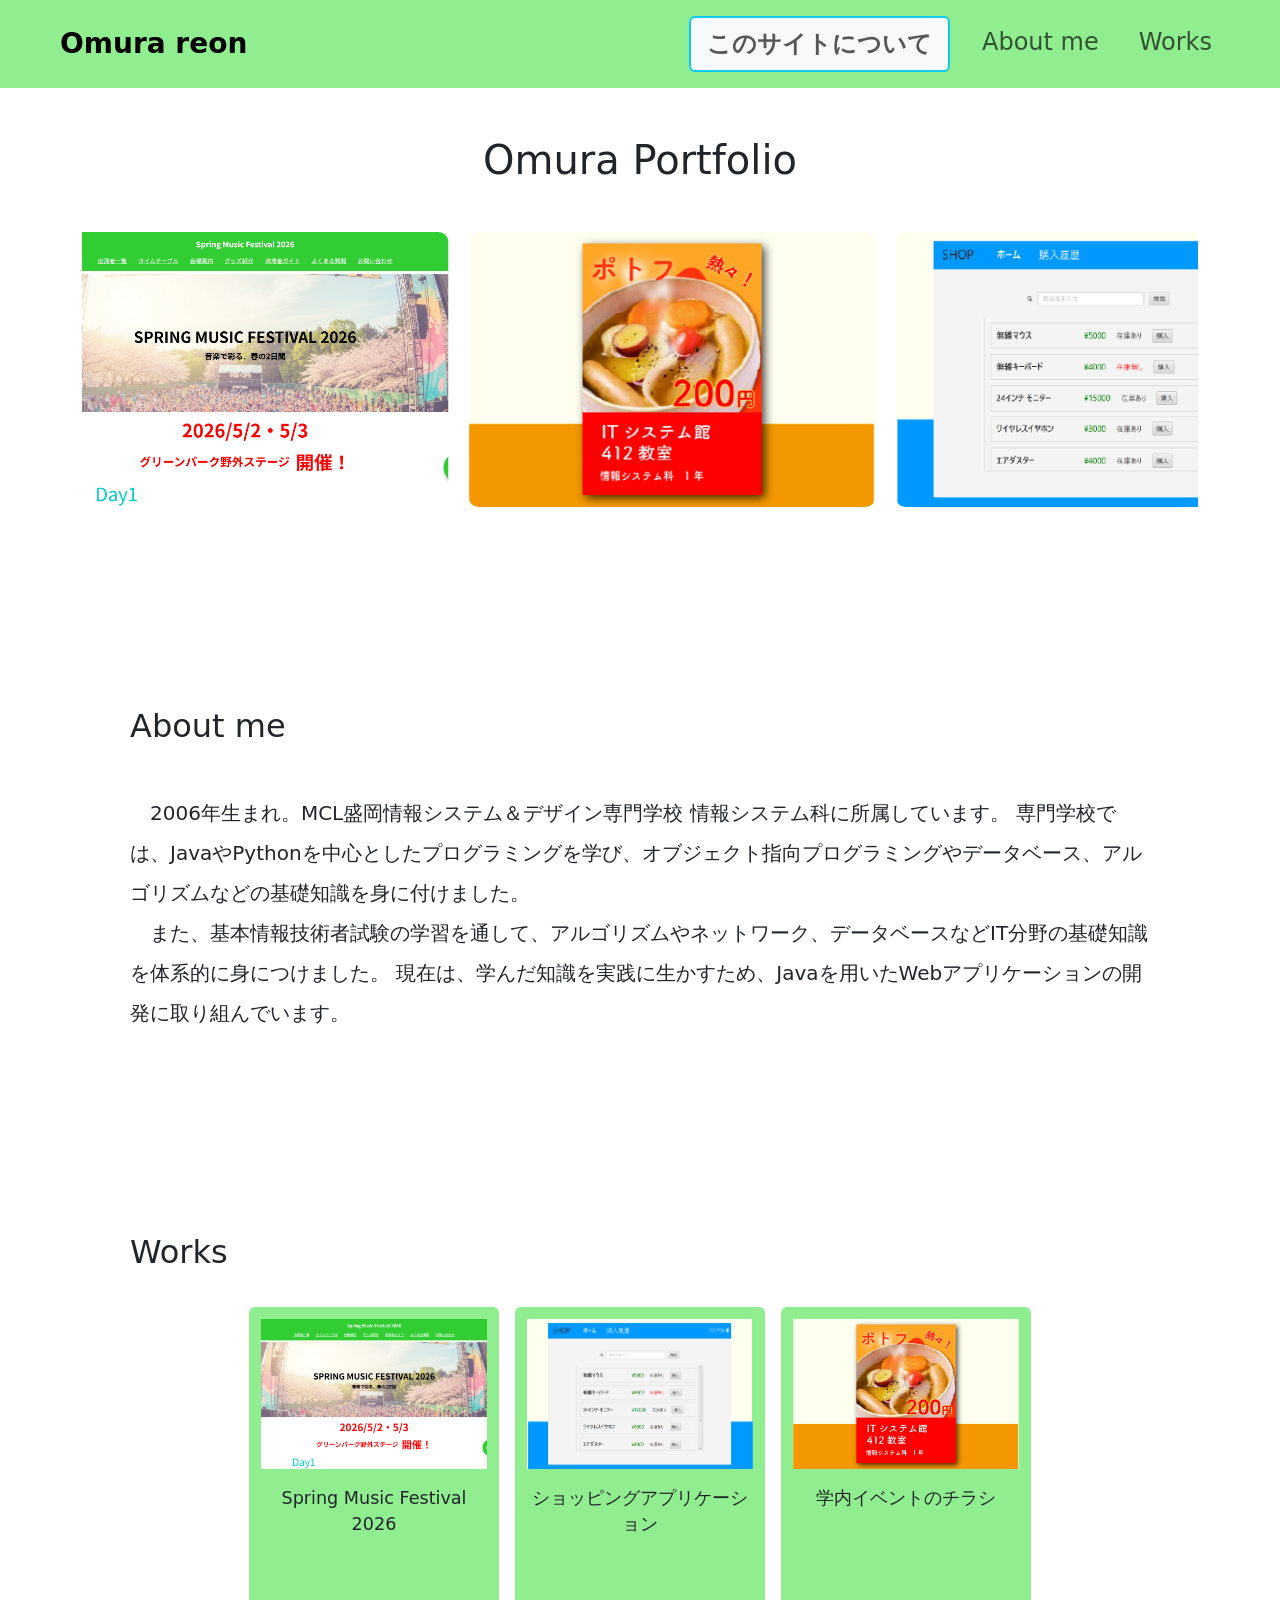
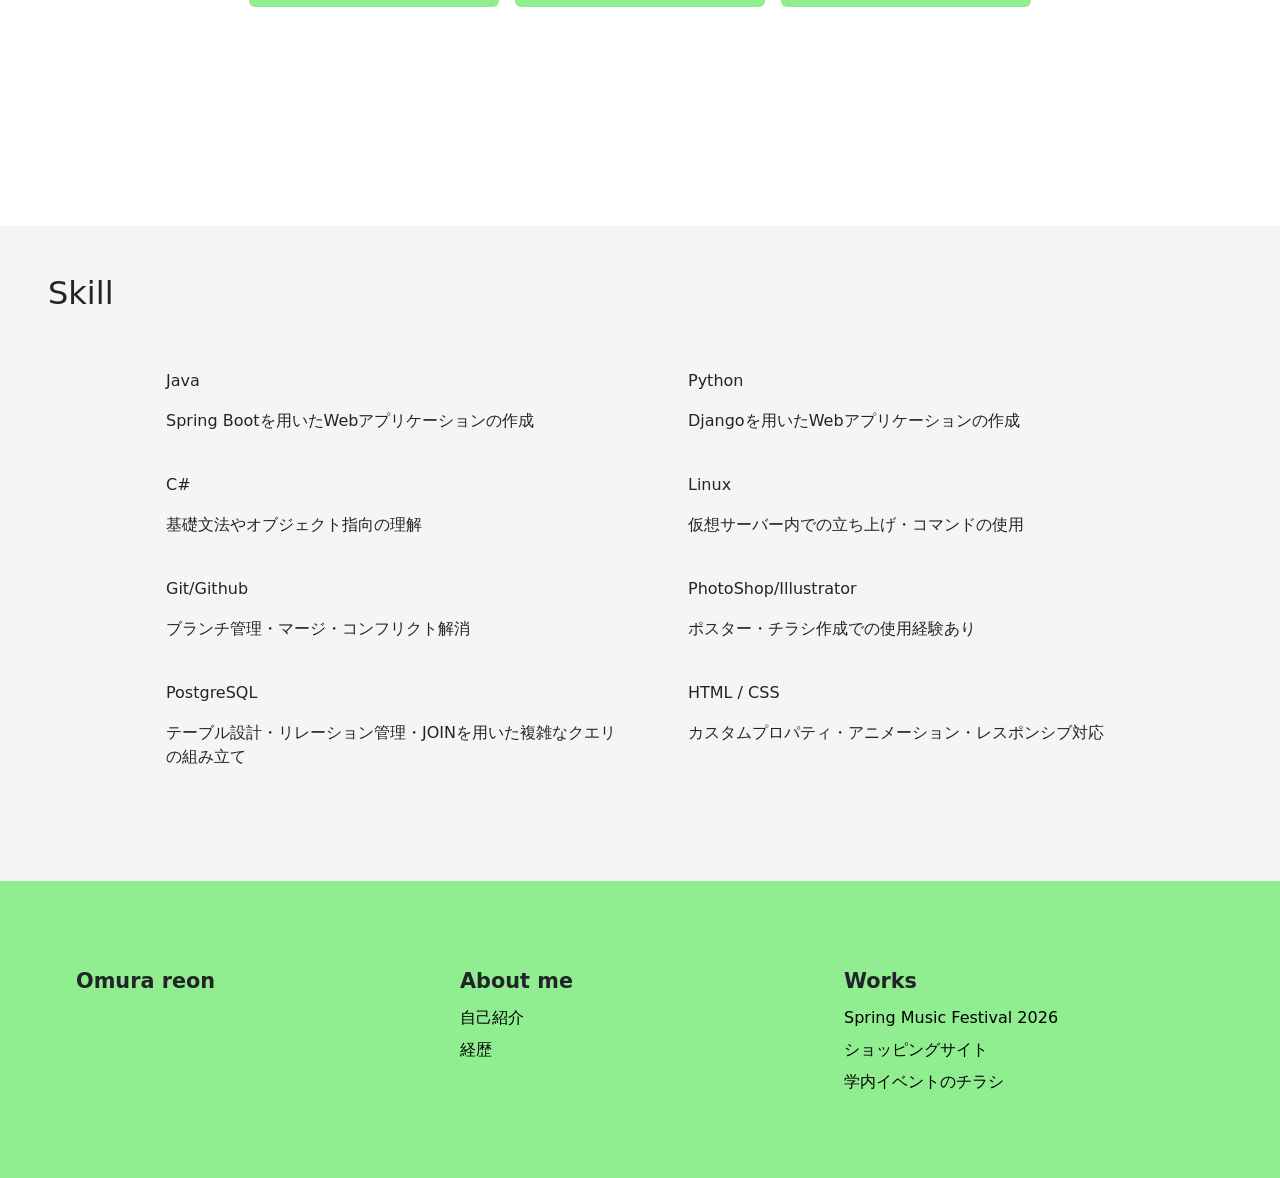
<file: index.html>
<!DOCTYPE html>
<html lang="ja">
<head>
    <meta charset="UTF-8">
    <meta name="viewport" content="width=device-width, initial-scale=1.0">
    <title>omura portfolio</title>
    <link rel="stylesheet" href="html/css/style.css">
    <link rel="shortcut icon" href="html/img/favicon.ico">
    <link href="https://cdn.jsdelivr.net/npm/bootstrap@5.3.3/dist/css/bootstrap.min.css" rel="stylesheet" integrity="sha384-QWTKZyjpPEjISv5WaRU9OFeRpok6YctnYmDr5pNlyT2bRjXh0JMhjY6hW+ALEwIH" crossorigin="anonymous">
    <link href="https://fonts.googleapis.com/css2?family=Noto+Sans+JP&display=swap" rel="stylesheet">
    <style>
        @media (max-width: 770px) {
            .works-card {
                width: 100%;
                justify-content: center;
            }

            .skill-card,
            h1 {  
                text-align: center;
            }
        }

        .carousel-item img {
            height: 300px;
            object-fit: cover;
        }

        .about{
            margin-top: 200px;
        }

        .work {
            margin-top: 200px;
        }

        .works-card {
            background-color: #90EE90;
            border-radius: 6px;
            padding: 0.75rem;
            margin: 1.2rem;
            height: 300px;
            width: 250px;
            text-align: center;
        }

        .works-card img {
            width: 100%;
            height: 150px;
            object-fit: cover;
        }

        .works-title {
            margin-top: 1.0rem;
            margin-bottom: 0;
            font-size: 1.1rem;
            font-weight: 500;
        }

        .skill{
            background-color: #f5f5f5;
            margin-top: 200px;
        }

        .marquee{
            overflow:hidden;
            width:100%;
        }

        .marquee-track{
            display:flex;
            gap:20px;
            width:max-content;
        }

        .marquee-track img{
            width:407px;
            height:275px;
            object-fit:cover;
            flex-shrink:0;
            border-radius:10px;
        }

        @media(max-width:770px){
            .marquee-track img{
                width:280px;
                height:190px;
            }
        }
    </style>
</head>
<body>
    <nav class="navbar navbar-expand-lg p-3 px-5">
        <div class="container-fluid">
            <a class="navbar-brand fs-3" href="#">Omura reon</a>
            <button class="navbar-toggler" type="button" data-bs-toggle="collapse" data-bs-target="#navbarMenu">
                <span class="navbar-toggler-icon"></span>
            </button>
            <div class="collapse navbar-collapse" id="navbarMenu">
                <ul class="navbar-nav ms-auto fs-4">
                    <li class="nav-item me-lg-4 bg-light border border-info border-2 px-2 rounded">
                        <a class="nav-link fw-bold text-decoration-none" href="html/info.html">このサイトについて</a>
                    </li>
                    <li class="nav-item me-lg-4">
                        <a class="nav-link" href="html/about.html">About me</a>
                    </li>
                    <li class="nav-item">
                        <a class="nav-link" href="html/works.html">Works</a>
                    </li>
                </ul>
            </div>
        </div>
    </nav>

    <div class="container mt-5">
        <h1 class="fs-1 text-center">Omura Portfolio</h1>
        <div class="marquee mt-5">
            <div class="marquee-track" id="marqueeTrack">
                <img src="html/img/website.webp" alt="Spring Music Festival 2026">
                <img src="html/img/flyer.webp" alt="学内イベントのチラシ">
                <img src="html/img/shop.webp" alt="ショッピングアプリケーション">
            </div>
        </div>

        <div class="about">
            <h2 class="fs-2 mb-3 text-center text-md-start ps-md-5">About me</h2>
            <p class="fs-5 m-5 lh-lg">　2006年生まれ。MCL盛岡情報システム＆デザイン専門学校 情報システム科に所属しています。
            専門学校では、JavaやPythonを中心としたプログラミングを学び、オブジェクト指向プログラミングやデータベース、アルゴリズムなどの基礎知識を身に付けました。<br>　また、基本情報技術者試験の学習を通して、アルゴリズムやネットワーク、データベースなどIT分野の基礎知識を体系的に身につけました。
            現在は、学んだ知識を実践に生かすため、Javaを用いたWebアプリケーションの開発に取り組んでいます。
            </p>
        </div>

        <div class="work">
            <h2 class="fs-2 mb-3 text-center text-md-start ps-md-5">Works</h2>
            <div class="row g-3 justify-content-center">
                <div class="col-12 col-md-auto">
                    <div class="works-card position-relative mx-auto mx-md-0">
                        <img src="html/img/website.webp" alt="Spring Music Festival 2026">
                        <p class="works-title">Spring Music Festival 2026</p>
                        <a href="html/works.html#web" class="stretched-link"></a>
                    </div>
                </div>
                <div class="col-12 col-md-auto">
                    <div class="works-card position-relative mx-auto mx-md-0">
                        <img src="html/img/shop.webp" alt="ショッピングアプリケーション">
                        <p class="works-title">ショッピングアプリケーション</p>
                        <a href="html/works.html#ec" class="stretched-link"></a>
                    </div>
                </div>
                <div class="col-12 col-md-auto">
                    <div class="works-card position-relative mx-auto mx-md-0">
                        <img src="html/img/flyer.webp" alt="学内イベントのチラシ">
                        <p class="works-title">学内イベントのチラシ</p>
                        <a href="html/works.html#flyer" class="stretched-link"></a>
                    </div>
                </div>
            </div>
        </div>
    </div>

    <div class="skill py-5">
        <h2 class="fs-2 text-center text-md-start ps-md-5">Skill</h2>
        <div class="container">
            <div class="row g-4 p-5">
                <div class="col-12 col-md-6 text-center text-md-start ps-md-5">
                    <p>Java</p>
                    <p>Spring Bootを用いたWebアプリケーションの作成</p>
                </div>
                <div class="col-12 col-md-6 text-center text-md-start ps-md-5">
                    <p>Python</p>
                    <p>Djangoを用いたWebアプリケーションの作成</p>
                </div>
                <div class="col-12 col-md-6 text-center text-md-start ps-md-5">
                    <p>C#</p>
                    <p>基礎文法やオブジェクト指向の理解</p>
                </div>
                <div class="col-12 col-md-6 text-center text-md-start ps-md-5">
                    <p>Linux</p>
                    <p>仮想サーバー内での立ち上げ・コマンドの使用</p>
                </div>
                <div class="col-12 col-md-6 text-center text-md-start ps-md-5">
                    <p>Git/Github</p>
                    <p>ブランチ管理・マージ・コンフリクト解消</p>
                </div>
                <div class="col-12 col-md-6 text-center text-md-start ps-md-5">
                    <p>PhotoShop/Illustrator</p>
                    <p>ポスター・チラシ作成での使用経験あり</p>
                </div>
                <div class="col-12 col-md-6 text-center text-md-start ps-md-5">
                    <p>PostgreSQL</p>
                    <p>テーブル設計・リレーション管理・JOINを用いた複雑なクエリの組み立て</p>
                </div>
                <div class="col-12 col-md-6 text-center text-md-start ps-md-5">
                    <p>HTML / CSS</p>
                    <p>カスタムプロパティ・アニメーション・レスポンシブ対応</p>
                </div>
            </div>
        </div>
    </div>
    
    <footer class="footer">
        <div class="container-fluid">
            <div class="row lh-lg">
                <div class="col-12 col-md-4 mb-4 mb-md-0">
                    <a href="#" class="text-decoration-none text-dark footer-brand">Omura reon</a>
                </div>
                <div class="col-12 col-md-4 mb-4 mb-md-0">
                    <a href="html/about.html" class="text-decoration-none text-dark footer-heading">About me</a>
                    <ul class="footer-list">
                        <li><a href="html/about.html#profile">自己紹介</a></li>
                        <li><a href="html/about.html#history">経歴</a></li>
                    </ul>
                </div>
                <div class="col-12 col-md-4">
                    <a href="html/works.html" class="text-decoration-none text-dark footer-heading">Works</a>
                    <ul class="footer-list">
                        <li><a href="html/works.html#web">Spring Music Festival 2026</a></li>
                        <li><a href="html/works.html#ec">ショッピングサイト</a></li>
                        <li><a href="html/works.html#flyer">学内イベントのチラシ</a></li>
                    </ul>
                </div>
            </div>
        </div>
    </footer>
    <script src="html/js/main.js"></script>
    <script src="https://cdn.jsdelivr.net/npm/bootstrap@5.3.3/dist/js/bootstrap.bundle.min.js" integrity="sha384-YvpcrYf0tY3lHB60NNkmXc5s9fDVZLESaAA55NDzOxhy9GkcIdslK1eN7N6jIeHz" crossorigin="anonymous"></script>
</body>
</html>
</file>
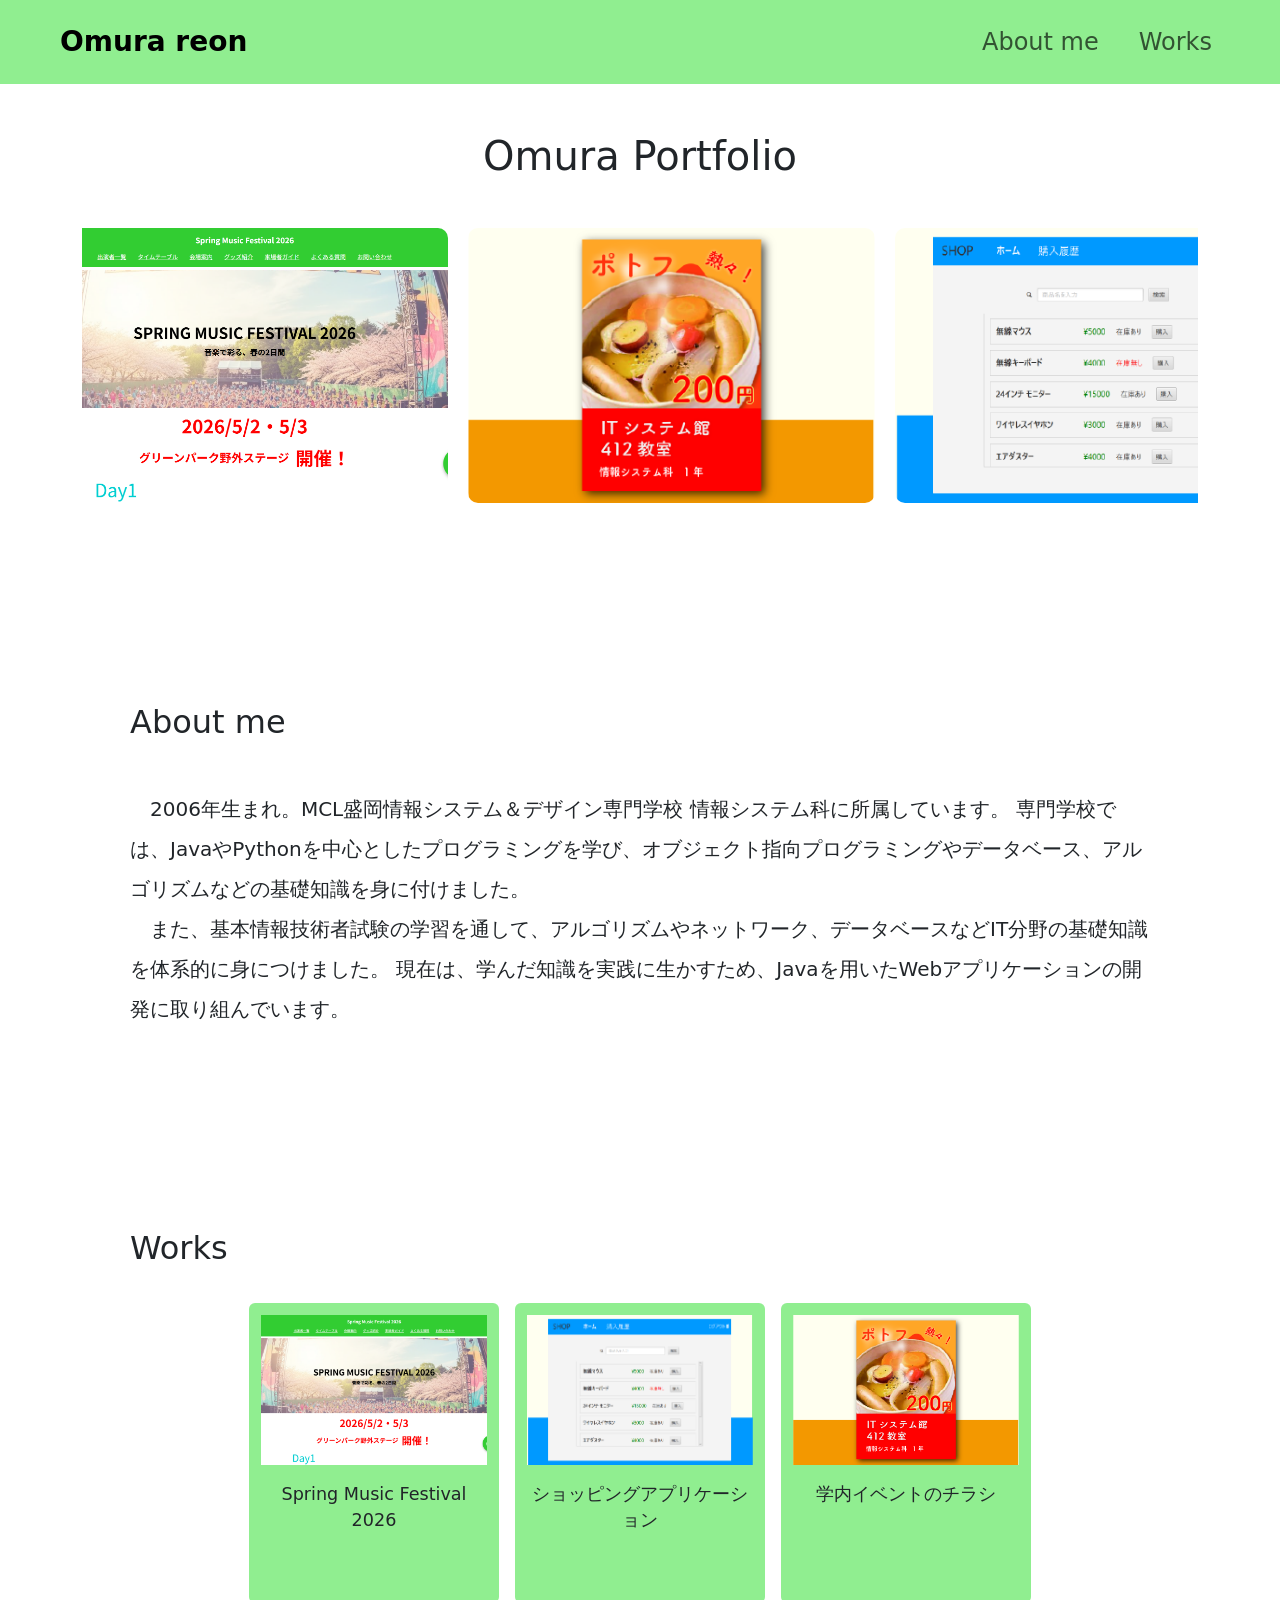
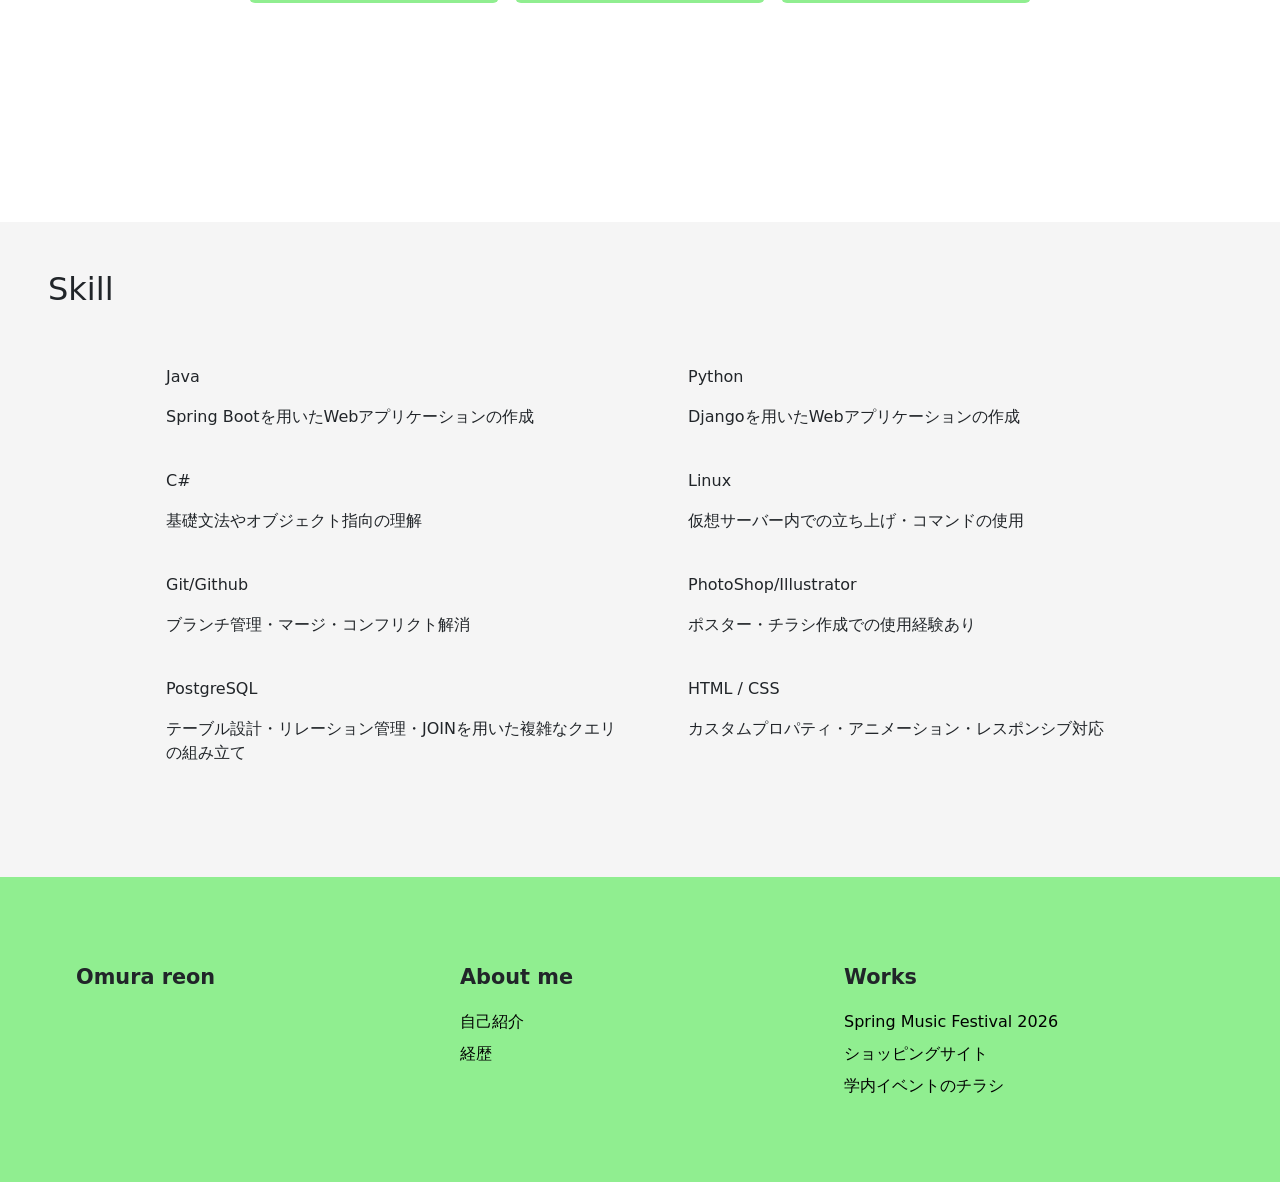
<file: html/index.html>
<!DOCTYPE html>
<html lang="ja">
<head>
    <meta charset="UTF-8">
    <meta name="viewport" content="width=device-width, initial-scale=1.0">
    <title>omura portfolio</title>
    <link rel="stylesheet" href="css/style.css">
    <link rel="shortcut icon" href="img/favicon.ico">
    <link href="https://cdn.jsdelivr.net/npm/bootstrap@5.3.3/dist/css/bootstrap.min.css" rel="stylesheet" integrity="sha384-QWTKZyjpPEjISv5WaRU9OFeRpok6YctnYmDr5pNlyT2bRjXh0JMhjY6hW+ALEwIH" crossorigin="anonymous">
    <link href="https://fonts.googleapis.com/css2?family=Noto+Sans+JP&display=swap" rel="stylesheet">
    <style>
        @media (max-width: 770px) {
            .works-card {
                width: 100%;
                justify-content: center;
            }

            .skill-card,
            h1 {  
                text-align: center;
            }
        }

        .carousel-item img {
            height: 300px;
            object-fit: cover;
        }

        .about{
            margin-top: 200px;
        }

        .work {
            margin-top: 200px;
        }

        .works-card {
            background-color: #90EE90;
            border-radius: 6px;
            padding: 0.75rem;
            margin: 1.2rem;
            height: 300px;
            width: 250px;
            text-align: center;
        }

        .works-card img {
            width: 100%;
            height: 150px;
            object-fit: cover;
        }

        .works-title {
            margin-top: 1.0rem;
            margin-bottom: 0;
            font-size: 1.1rem;
            font-weight: 500;
        }

        .skill{
            background-color: #f5f5f5;
            margin-top: 200px;
        }

        .marquee{
            overflow:hidden;
            width:100%;
        }

        .marquee-track{
            display:flex;
            gap:20px;
            width:max-content;
        }

        .marquee-track img{
            width:407px;
            height:275px;
            object-fit:cover;
            flex-shrink:0;
            border-radius:10px;
        }

        @media(max-width:770px){
            .marquee-track img{
                width:280px;
                height:190px;
            }
        }
    </style>
</head>
<body>
    <nav class="navbar navbar-expand-lg p-3 px-5">
        <div class="container-fluid">
            <a class="navbar-brand fs-3" href="#">Omura reon</a>
            <button class="navbar-toggler" type="button" data-bs-toggle="collapse" data-bs-target="#navbarMenu">
                <span class="navbar-toggler-icon"></span>
            </button>
            <div class="collapse navbar-collapse" id="navbarMenu">
                <ul class="navbar-nav ms-auto fs-4">
                    <li class="nav-item me-lg-4">
                        <a class="nav-link" href="about.html">About me</a>
                    </li>
                    <li class="nav-item">
                        <a class="nav-link" href="works.html">Works</a>
                    </li>
                </ul>
            </div>
        </div>
    </nav>

    <div class="container mt-5">
        <h1 class="fs-1 text-center">Omura Portfolio</h1>
        <div class="marquee mt-5">
            <div class="marquee-track" id="marqueeTrack">
                <img src="img/website.webp" alt="Spring Music Festival 2026">
                <img src="img/flyer.webp" alt="学内イベントのチラシ">
                <img src="img/shop.webp" alt="ショッピングアプリケーション">
            </div>
        </div>

        <div class="about">
            <h2 class="fs-2 mb-3 text-center text-md-start ps-md-5">About me</h2>
            <p class="fs-5 m-5 lh-lg">　2006年生まれ。MCL盛岡情報システム＆デザイン専門学校 情報システム科に所属しています。
            専門学校では、JavaやPythonを中心としたプログラミングを学び、オブジェクト指向プログラミングやデータベース、アルゴリズムなどの基礎知識を身に付けました。<br>　また、基本情報技術者試験の学習を通して、アルゴリズムやネットワーク、データベースなどIT分野の基礎知識を体系的に身につけました。
            現在は、学んだ知識を実践に生かすため、Javaを用いたWebアプリケーションの開発に取り組んでいます。
            </p>
        </div>

        <div class="work">
            <h2 class="fs-2 mb-3 text-center text-md-start ps-md-5">Works</h2>
            <div class="row g-3 justify-content-center">
                <div class="col-12 col-md-auto">
                    <div class="works-card position-relative mx-auto mx-md-0">
                        <img src="img/website.webp" alt="Spring Music Festival 2026">
                        <p class="works-title">Spring Music Festival 2026</p>
                        <a href="works.html#web" class="stretched-link"></a>
                    </div>
                </div>
                <div class="col-12 col-md-auto">
                    <div class="works-card position-relative mx-auto mx-md-0">
                        <img src="img/shop.webp" alt="ショッピングアプリケーション">
                        <p class="works-title">ショッピングアプリケーション</p>
                        <a href="works.html#ec" class="stretched-link"></a>
                    </div>
                </div>
                <div class="col-12 col-md-auto">
                    <div class="works-card position-relative mx-auto mx-md-0">
                        <img src="img/flyer.webp" alt="学内イベントのチラシ">
                        <p class="works-title">学内イベントのチラシ</p>
                        <a href="works.html#flyer" class="stretched-link"></a>
                    </div>
                </div>
            </div>
        </div>
    </div>

    <div class="skill py-5">
        <h2 class="fs-2 text-center text-md-start ps-md-5">Skill</h2>
        <div class="container">
            <div class="row g-4 p-5">
                <div class="col-12 col-md-6 text-center text-md-start ps-md-5">
                    <p>Java</p>
                    <p>Spring Bootを用いたWebアプリケーションの作成</p>
                </div>
                <div class="col-12 col-md-6 text-center text-md-start ps-md-5">
                    <p>Python</p>
                    <p>Djangoを用いたWebアプリケーションの作成</p>
                </div>
                <div class="col-12 col-md-6 text-center text-md-start ps-md-5">
                    <p>C#</p>
                    <p>基礎文法やオブジェクト指向の理解</p>
                </div>
                <div class="col-12 col-md-6 text-center text-md-start ps-md-5">
                    <p>Linux</p>
                    <p>仮想サーバー内での立ち上げ・コマンドの使用</p>
                </div>
                <div class="col-12 col-md-6 text-center text-md-start ps-md-5">
                    <p>Git/Github</p>
                    <p>ブランチ管理・マージ・コンフリクト解消</p>
                </div>
                <div class="col-12 col-md-6 text-center text-md-start ps-md-5">
                    <p>PhotoShop/Illustrator</p>
                    <p>ポスター・チラシ作成での使用経験あり</p>
                </div>
                <div class="col-12 col-md-6 text-center text-md-start ps-md-5">
                    <p>PostgreSQL</p>
                    <p>テーブル設計・リレーション管理・JOINを用いた複雑なクエリの組み立て</p>
                </div>
                <div class="col-12 col-md-6 text-center text-md-start ps-md-5">
                    <p>HTML / CSS</p>
                    <p>カスタムプロパティ・アニメーション・レスポンシブ対応</p>
                </div>
            </div>
        </div>
    </div>
    
    <footer class="footer">
        <div class="container-fluid">
            <div class="row lh-lg">
                <div class="col-12 col-md-4 mb-4 mb-md-0">
                    <p class="footer-brand">Omura reon</p>
                </div>
                <div class="col-12 col-md-4 mb-4 mb-md-0">
                    <p class="footer-heading">About me</p>
                    <ul class="footer-list">
                        <li><a href="about.html#profile">自己紹介</a></li>
                        <li><a href="about.html#history">経歴</a></li>
                    </ul>
                </div>
                <div class="col-12 col-md-4">
                    <p class="footer-heading">Works</p>
                    <ul class="footer-list">
                        <li><a href="works.html#web">Spring Music Festival 2026</a></li>
                        <li><a href="works.html#ec">ショッピングサイト</a></li>
                        <li><a href="works.html#flyer">学内イベントのチラシ</a></li>
                    </ul>
                </div>
            </div>
        </div>
    </footer>
    <script src="js/main.js"></script>
    <script src="https://cdn.jsdelivr.net/npm/bootstrap@5.3.3/dist/js/bootstrap.bundle.min.js" integrity="sha384-YvpcrYf0tY3lHB60NNkmXc5s9fDVZLESaAA55NDzOxhy9GkcIdslK1eN7N6jIeHz" crossorigin="anonymous"></script>
</body>
</html>
</file>
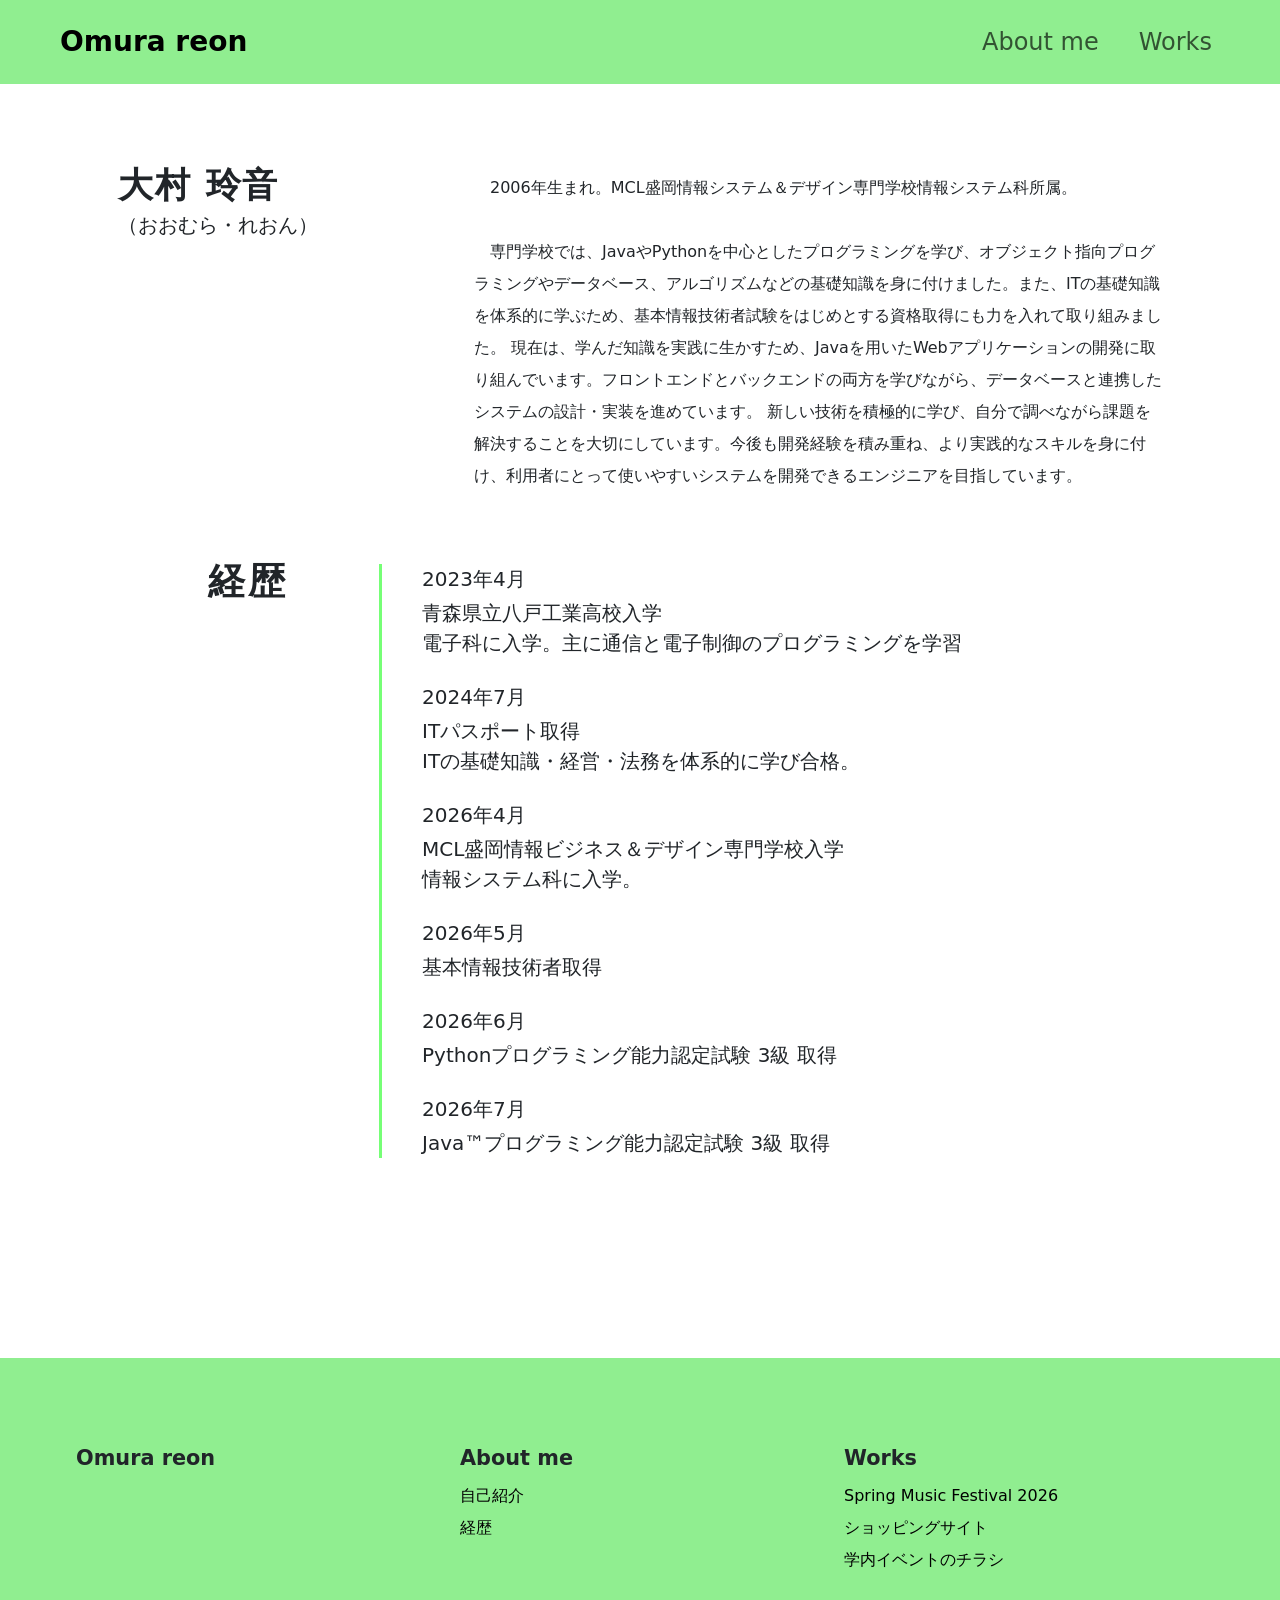
<file: html/about.html>
<!DOCTYPE html>
<html lang="ja">
<head>
    <meta charset="UTF-8">
    <meta name="viewport" content="width=device-width, initial-scale=1.0">
    <title>about me</title>
    <link rel="stylesheet" href="css/style.css">
    <link rel="shortcut icon" href="img/favicon.ico">
    <link href="https://cdn.jsdelivr.net/npm/bootstrap@5.3.3/dist/css/bootstrap.min.css" rel="stylesheet" integrity="sha384-QWTKZyjpPEjISv5WaRU9OFeRpok6YctnYmDr5pNlyT2bRjXh0JMhjY6hW+ALEwIH" crossorigin="anonymous">
    <link href="https://fonts.googleapis.com/css2?family=Noto+Sans+JP&display=swap" rel="stylesheet">
    <style>
        .profile {
            margin-top: 80px;
            margin-bottom: 150px;
        }

        .history {
            margin-bottom: 200px;
        }

        .timeline-container {
            border-left: 3px solid #76ff76; 
            padding-left: 2.5rem;
        }

        @media (max-width: 767.98px) {
            .timeline-container {
                padding-left: 1.5rem; 
                margin-left: 0.5rem; 
            }
            .history-heading {
                margin-bottom: 1.5rem;
            }
        }
    </style>
</head>
<body>
    <nav class="navbar navbar-expand-lg p-3 px-5">
        <div class="container-fluid">
            <a class="navbar-brand fs-3" href="../index.html">Omura reon</a>
            <button class="navbar-toggler" type="button" data-bs-toggle="collapse" data-bs-target="#navbarMenu">
                <span class="navbar-toggler-icon"></span>
            </button>
            <div class="collapse navbar-collapse" id="navbarMenu">
                <ul class="navbar-nav ms-auto fs-4">
                    <li class="nav-item me-lg-4">
                        <a class="nav-link" href="#">About me</a>
                    </li>
                    <li class="nav-item">
                        <a class="nav-link" href="works.html">Works</a>
                    </li>
                </ul>
            </div>
        </div>
    </nav>

    <div class="container mt-5 px-4 px-md-5">
        <div class="profile row align-items-start mb-5 pb-4" id="profile">
            <div class="col-12 col-md-4 mb-3 mb-md-0">
                <h2 class="fw-bold mb-1" style="font-size: 2.2rem; letter-spacing: 0.05em;">大村 玲音</h2>
                <p class="text-dark fs-5">（おおむら・れおん）</p>
            </div>
            <div class="col-12 col-md-8 pt-md-2">
                <p class="profile-intro fs-6 lh-lg mb-0">
                    　2006年生まれ。MCL盛岡情報システム＆デザイン専門学校情報システム科所属。<br><br>
                    　専門学校では、JavaやPythonを中心としたプログラミングを学び、オブジェクト指向プログラミングやデータベース、アルゴリズムなどの基礎知識を身に付けました。また、ITの基礎知識を体系的に学ぶため、基本情報技術者試験をはじめとする資格取得にも力を入れて取り組みました。
                    現在は、学んだ知識を実践に生かすため、Javaを用いたWebアプリケーションの開発に取り組んでいます。フロントエンドとバックエンドの両方を学びながら、データベースと連携したシステムの設計・実装を進めています。
                    新しい技術を積極的に学び、自分で調べながら課題を解決することを大切にしています。今後も開発経験を積み重ね、より実践的なスキルを身に付け、利用者にとって使いやすいシステムを開発できるエンジニアを目指しています。
                </p>
            </div>
        </div>

        <div class="history row g-0" id="history">
            <div class="col-12 col-md-3">
                <h2 class="fw-bold text-md-center" style="font-size: 2.3rem; letter-spacing: 0.1em; margin-top: -4px;">経歴</h2>
            </div>
            <div class="col-12 col-md-9 timeline-container fs-5">
                <div class="mb-4">
                    <p class="mb-1 text-dark">2023年4月</p>
                    <p class="mb-0 lh-base">
                        青森県立八戸工業高校入学<br>
                        電子科に入学。主に通信と電子制御のプログラミングを学習
                    </p>
                </div>

                <div class="mb-4">
                    <p class="mb-1 text-dark">2024年7月</p>
                    <p class="mb-0 lh-base">
                        ITパスポート取得<br>
                        ITの基礎知識・経営・法務を体系的に学び合格。
                    </p>
                </div>

                <div class="mb-4">
                    <p class="mb-1 text-dark">2026年4月</p>
                    <p class="mb-0 lh-base">
                        MCL盛岡情報ビジネス＆デザイン専門学校入学<br>
                        情報システム科に入学。
                    </p>
                </div>

                <div class="mb-4">
                    <p class="mb-1 text-dark">2026年5月</p>
                    <p class="mb-0 lh-base">
                        基本情報技術者取得
                    </p>
                </div>

                <div class="mb-4">
                    <p class="mb-1 text-dark">2026年6月</p>
                    <p class="mb-0 lh-base">
                        Pythonプログラミング能力認定試験 3級 取得
                    </p>
                </div>

                <div class="mb-0">
                    <p class="mb-1 text-dark">2026年7月</p>
                    <p class="mb-0 lh-base">
                        Java™プログラミング能力認定試験 3級 取得
                    </p>
                </div>
            </div>
        </div>
    </div>

    <footer class="footer">
        <div class="container-fluid">
            <div class="row lh-lg">
                <div class="col-12 col-md-4 mb-4 mb-md-0">
                    <a href="../index.html" class="text-decoration-none text-dark footer-brand">Omura reon</a>
                </div>
                <div class="col-12 col-md-4 mb-4 mb-md-0">
                    <a href="#" class="text-decoration-none text-dark footer-heading">About me</a>
                    <ul class="footer-list">
                        <li><a href="html/about.html#profile">自己紹介</a></li>
                        <li><a href="html/about.html#history">経歴</a></li>
                    </ul>
                </div>
                <div class="col-12 col-md-4">
                    <a href="works.html" class="text-decoration-none text-dark footer-heading">Works</a>
                    <ul class="footer-list">
                        <li><a href="html/works.html#web">Spring Music Festival 2026</a></li>
                        <li><a href="html/works.html#ec">ショッピングサイト</a></li>
                        <li><a href="html/works.html#flyer">学内イベントのチラシ</a></li>
                    </ul>
                </div>
            </div>
        </div>
    </footer>
    <script src="https://cdn.jsdelivr.net/npm/bootstrap@5.3.3/dist/js/bootstrap.bundle.min.js" crossorigin="anonymous"></script>
</body>
</html>
</file>
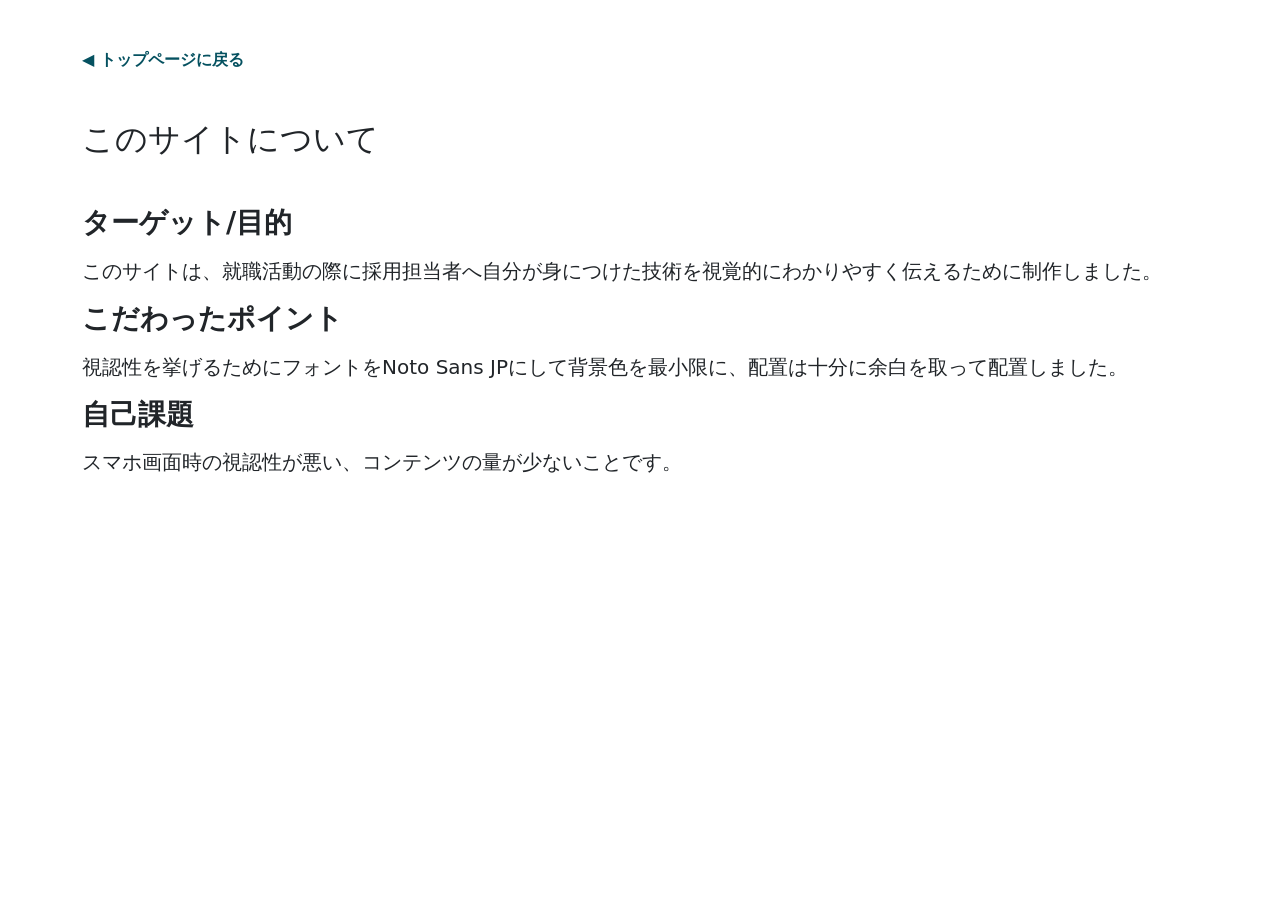
<file: html/info.html>
<!DOCTYPE html>
<html lang="ja">
<head>
    <meta charset="UTF-8">
    <meta name="viewport" content="width=device-width, initial-scale=1.0">
    <title>解説</title>
    <link rel="stylesheet" href="css/style.css">
    <link rel="shortcut icon" href="img/favicon.ico">
    <link href="https://cdn.jsdelivr.net/npm/bootstrap@5.3.3/dist/css/bootstrap.min.css" rel="stylesheet" integrity="sha384-QWTKZyjpPEjISv5WaRU9OFeRpok6YctnYmDr5pNlyT2bRjXh0JMhjY6hW+ALEwIH" crossorigin="anonymous">
    <link href="https://fonts.googleapis.com/css2?family=Noto+Sans+JP&display=swap" rel="stylesheet">
</head>
<body>
    <div class="container my-5">
        <a href="../index.html" class="mb-3 fw-bold text-info-emphasis text-decoration-none">◀ トップページに戻る</a>
        <h1 class="fs-2 my-5">このサイトについて</h1>
        <h4 class="fs-3 fw-semibold mb-3">ターゲット/目的</h4>
        <p class="fs-5">このサイトは、就職活動の際に採用担当者へ自分が身につけた技術を視覚的にわかりやすく伝えるために制作しました。</p>
        <h4 class="fs-3 fw-semibold mb-3">こだわったポイント</h4>
        <p class="fs-5">視認性を挙げるためにフォントをNoto Sans JPにして背景色を最小限に、配置は十分に余白を取って配置しました。</p>
        <h4 class="fs-3 fw-semibold mb-3">自己課題</h4>
        <p class="fs-5">スマホ画面時の視認性が悪い、コンテンツの量が少ないことです。</p>
    </div>
</body>
</html>
</file>
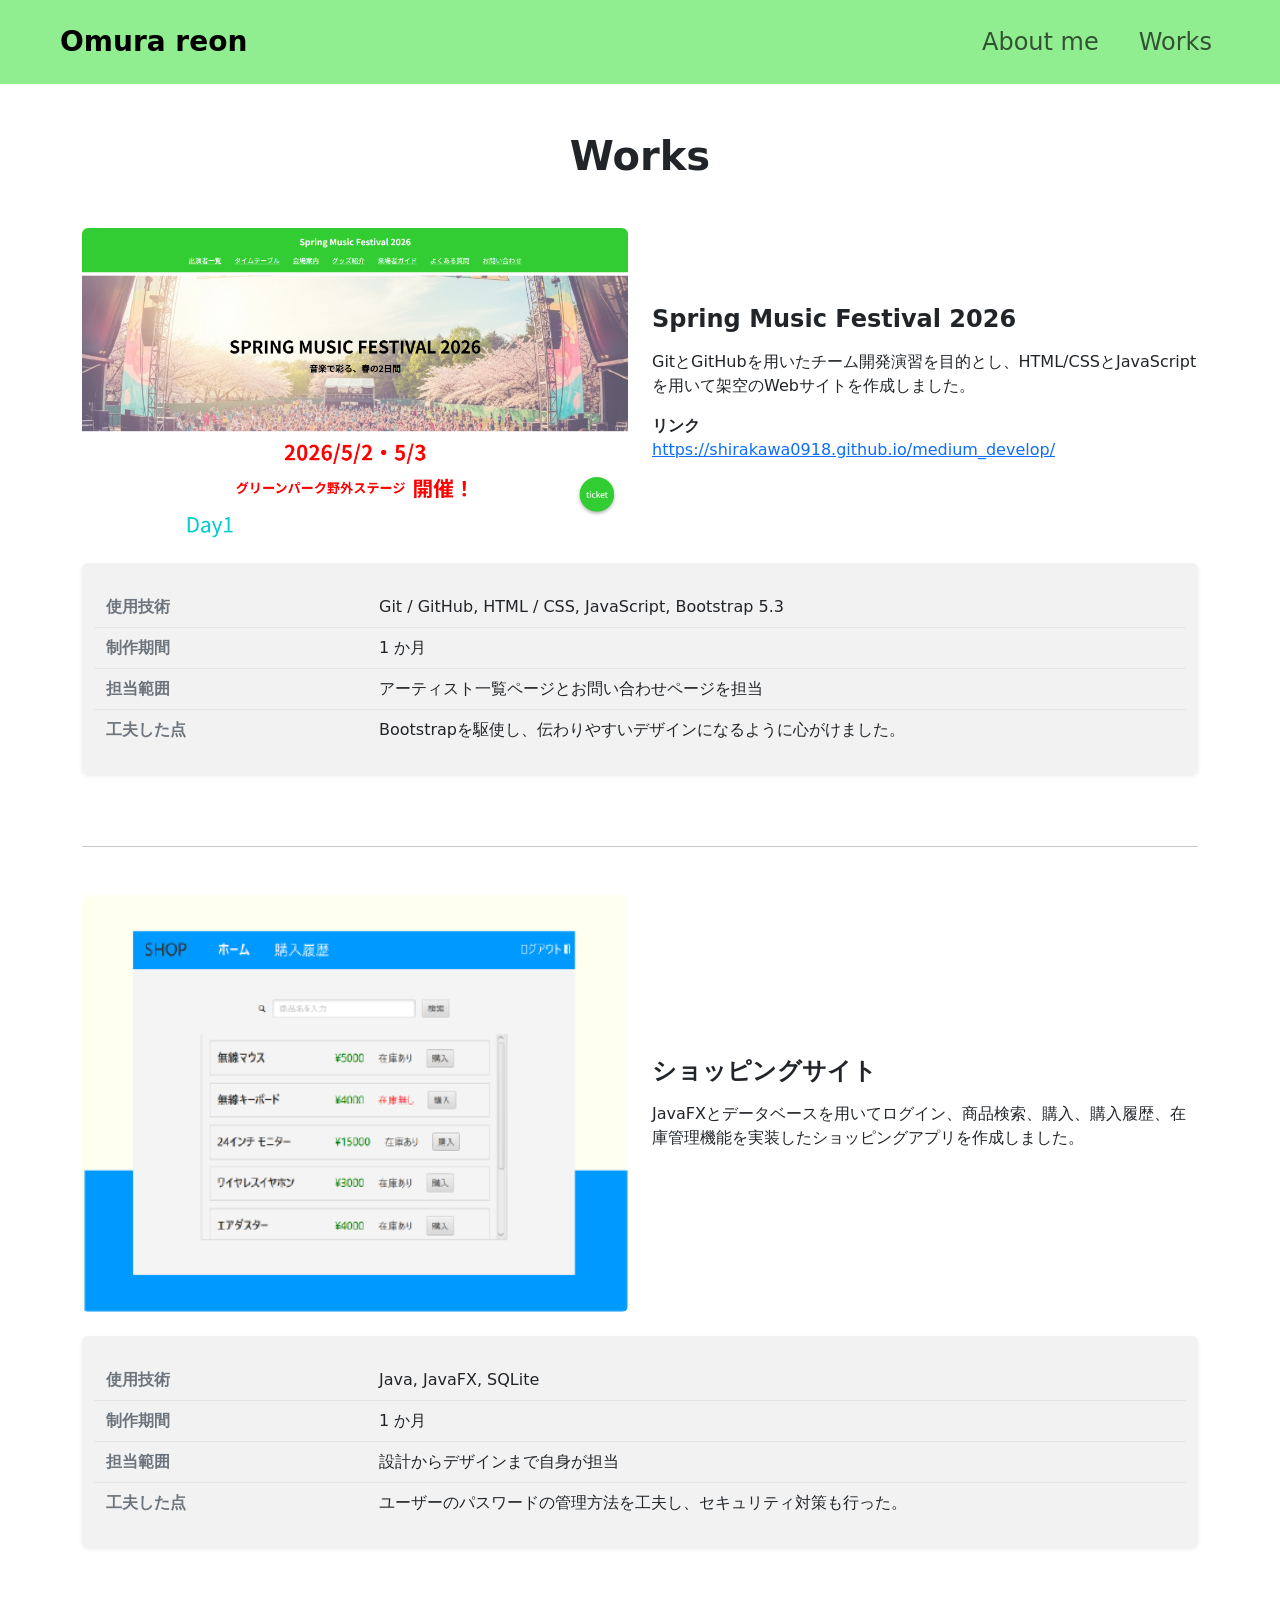
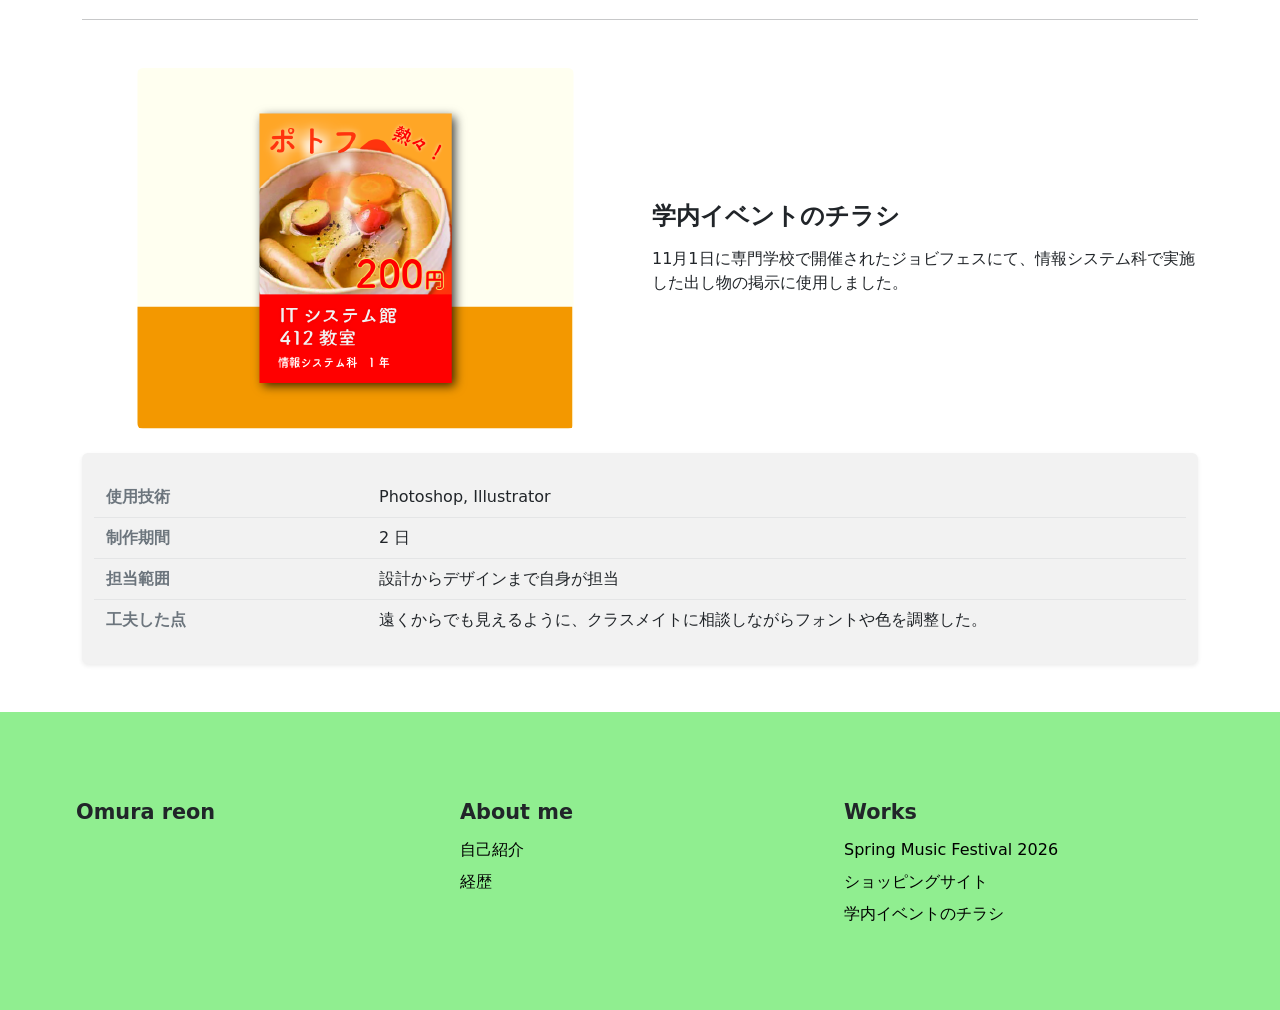
<file: html/works.html>
<!DOCTYPE html>
<html lang="ja">
<head>
    <meta charset="UTF-8">
    <meta name="viewport" content="width=device-width, initial-scale=1.0">
    <title>works</title>
    <link rel="stylesheet" href="css/style.css">
    <link rel="shortcut icon" href="img/favicon.ico">
    <link href="https://cdn.jsdelivr.net/npm/bootstrap@5.3.3/dist/css/bootstrap.min.css" rel="stylesheet" integrity="sha384-QWTKZyjpPEjISv5WaRU9OFeRpok6YctnYmDr5pNlyT2bRjXh0JMhjY6hW+ALEwIH" crossorigin="anonymous">
    <link href="https://fonts.googleapis.com/css2?family=Noto+Sans+JP&display=swap" rel="stylesheet">
</head>
<body>
    <nav class="navbar navbar-expand-lg p-3 px-5">
        <div class="container-fluid">
            <a class="navbar-brand fs-3" href="../index.html">Omura reon</a>
            <button class="navbar-toggler" type="button" data-bs-toggle="collapse" data-bs-target="#navbarMenu">
                <span class="navbar-toggler-icon"></span>
            </button>
            <div class="collapse navbar-collapse" id="navbarMenu">
                <ul class="navbar-nav ms-auto fs-4">
                    <li class="nav-item me-lg-4">
                        <a class="nav-link" href="about.html">About me</a>
                    </li>
                    <li class="nav-item">
                        <a class="nav-link" href="#">Works</a>
                    </li>
                </ul>
            </div>
        </div>
    </nav>

    <div class="container my-5">
        <h2 class="text-center mb-5 fw-bold fs-1">Works</h2>
        <div class="mb-5 pb-4" id="web">
            <div class="row align-items-center g-4 mb-4">
            <div class="col-md-6">
                <img src="img/website.webp" alt="Spring Music Festival 2026" class="img-fluid rounded w-100">
            </div>
            <div class="col-md-6">
                <h3 class="fs-4 mb-3 fw-bold">Spring Music Festival 2026</h3>
                <p class="mb-3 lh-base">
                GitとGitHubを用いたチーム開発演習を目的とし、HTML/CSSとJavaScriptを用いて架空のWebサイトを作成しました。
                </p>
                <p class="mb-0">
                <span class="fw-bold">リンク</span><br>
                <a href="https://shirakawa0918.github.io/medium_develop/" target="_blank" class="text-decoration-underline text-break">
                    https://shirakawa0918.github.io/medium_develop/
                </a>
                </p>
            </div>
        </div>

        <div class="p-4 rounded shadow-sm" style="background-color: #f2f2f2;">
            <div class="row py-2 border-bottom border-secondary border-opacity-10">
                <div class="col-4 col-sm-3 fw-bold text-secondary">使用技術</div>
                <div class="col-8 col-sm-9">Git / GitHub, HTML / CSS, JavaScript, Bootstrap 5.3</div>
            </div>
            <div class="row py-2 border-bottom border-secondary border-opacity-10">
                <div class="col-4 col-sm-3 fw-bold text-secondary">制作期間</div>
                <div class="col-8 col-sm-9">1 か月</div>
            </div>
            <div class="row py-2 border-bottom border-secondary border-opacity-10">
                <div class="col-4 col-sm-3 fw-bold text-secondary">担当範囲</div>
                <div class="col-8 col-sm-9">アーティスト一覧ページとお問い合わせページを担当</div>
            </div>
            <div class="row py-2">
                <div class="col-4 col-sm-3 fw-bold text-secondary">工夫した点</div>
                <div class="col-8 col-sm-9">Bootstrapを駆使し、伝わりやすいデザインになるように心がけました。</div>
            </div>
            </div>
        </div>

        <hr class="my-5 opacity-25">

        <div class="mb-5 pb-4" id="ec">
            <div class="row align-items-center g-4 mb-4">
            <div class="col-md-6">
                <img src="img/shop.webp" alt="ショッピングサイト" class="img-fluid rounded w-100">
            </div>
            <div class="col-md-6">
                <h3 class="fs-4 mb-3 fw-bold">ショッピングサイト</h3>
                <p class="mb-0 lh-base">
                JavaFXとデータベースを用いてログイン、商品検索、購入、購入履歴、在庫管理機能を実装したショッピングアプリを作成しました。
                </p>
            </div>    
        </div>

        <div class="p-4 rounded shadow-sm" style="background-color: #f2f2f2;">
            <div class="row py-2 border-bottom border-secondary border-opacity-10">
                <div class="col-4 col-sm-3 fw-bold text-secondary">使用技術</div>
                <div class="col-8 col-sm-9">Java, JavaFX, SQLite</div>
            </div>
            <div class="row py-2 border-bottom border-secondary border-opacity-10">
                <div class="col-4 col-sm-3 fw-bold text-secondary">制作期間</div>
                <div class="col-8 col-sm-9">1 か月</div>
            </div>
            <div class="row py-2 border-bottom border-secondary border-opacity-10">
                <div class="col-4 col-sm-3 fw-bold text-secondary">担当範囲</div>
                <div class="col-8 col-sm-9">設計からデザインまで自身が担当</div>
            </div>
            <div class="row py-2">
                <div class="col-4 col-sm-3 fw-bold text-secondary">工夫した点</div>
                <div class="col-8 col-sm-9">ユーザーのパスワードの管理方法を工夫し、セキュリティ対策も行った。</div>
            </div>
            </div>
        </div>

        <hr class="my-5 opacity-25">

        <div class="mb-5" id="flyer">
            <div class="row align-items-center g-4 mb-4">
            <div class="col-md-6 text-center">
                <img src="img/flyer.webp" alt="ジョビフェスのチラシ" class="img-fluid rounded" style="max-height: 380px; object-fit: contain;">
            </div>
            <div class="col-md-6">
                <h3 class="fs-4 mb-3 fw-bold">学内イベントのチラシ</h3>
                <p class="mb-0 lh-base">
                11月1日に専門学校で開催されたジョビフェスにて、情報システム科で実施した出し物の掲示に使用しました。
                </p>
            </div>
        </div>

        <div class="p-4 rounded shadow-sm" style="background-color: #f2f2f2;">
            <div class="row py-2 border-bottom border-secondary border-opacity-10">
                <div class="col-4 col-sm-3 fw-bold text-secondary">使用技術</div>
                <div class="col-8 col-sm-9">Photoshop, Illustrator</div>
            </div>
            <div class="row py-2 border-bottom border-secondary border-opacity-10">
                <div class="col-4 col-sm-3 fw-bold text-secondary">制作期間</div>
                <div class="col-8 col-sm-9">2 日</div>
            </div>
            <div class="row py-2 border-bottom border-secondary border-opacity-10">
                <div class="col-4 col-sm-3 fw-bold text-secondary">担当範囲</div>
                <div class="col-8 col-sm-9">設計からデザインまで自身が担当</div>
            </div>
            <div class="row py-2">
                <div class="col-4 col-sm-3 fw-bold text-secondary">工夫した点</div>
                <div class="col-8 col-sm-9">遠くからでも見えるように、クラスメイトに相談しながらフォントや色を調整した。</div>
            </div>
            </div>
        </div>
    </div>

    <footer class="footer">
        <div class="container-fluid">
            <div class="row lh-lg">
                <div class="col-12 col-md-4 mb-4 mb-md-0">
                    <a href="../index.html" class="text-decoration-none text-dark footer-brand">Omura reon</a>
                </div>
                <div class="col-12 col-md-4 mb-4 mb-md-0">
                    <a href="about.html" class="text-decoration-none text-dark footer-heading">About me</a>
                    <ul class="footer-list">
                        <li><a href="html/about.html#profile">自己紹介</a></li>
                        <li><a href="html/about.html#history">経歴</a></li>
                    </ul>
                </div>
                <div class="col-12 col-md-4">
                    <a href="#" class="text-decoration-none text-dark footer-heading">Works</a>
                    <ul class="footer-list">
                        <li><a href="html/works.html#web">Spring Music Festival 2026</a></li>
                        <li><a href="html/works.html#ec">ショッピングサイト</a></li>
                        <li><a href="html/works.html#flyer">学内イベントのチラシ</a></li>
                    </ul>
                </div>
            </div>
        </div>
    </footer>
    <script src="https://cdn.jsdelivr.net/npm/bootstrap@5.3.3/dist/js/bootstrap.bundle.min.js" crossorigin="anonymous"></script>
</body>
</html>
</file>
<file: html/css/style.css>
@charset "UTF-8";

body {
    font-family: 'Noto Sans JP', sans-serif;
}

nav{
    background-color: #90EE90;
}

.footer {
    width: 100%;
    background-color: #90EE90;
    padding: 5rem 4rem;
    
}

.navbar-brand {
    font-size: 1.4rem;
    font-weight: 700;
}

.nav-link {
    font-size: 1rem;
}

.footer-brand {
    font-weight: 700;
    font-size: 1.3rem;
    margin-bottom: 0;
}

.footer-heading {
    font-weight: 700;
    margin-bottom: 0.5rem;
    font-size: 1.3rem;
}

.footer-list {
    list-style: none;
    font-size: 1.0rem;
    padding: 0;
    margin: 0;
}

.footer-list a {
    text-decoration: none;
    color: #000;
}
</file>
